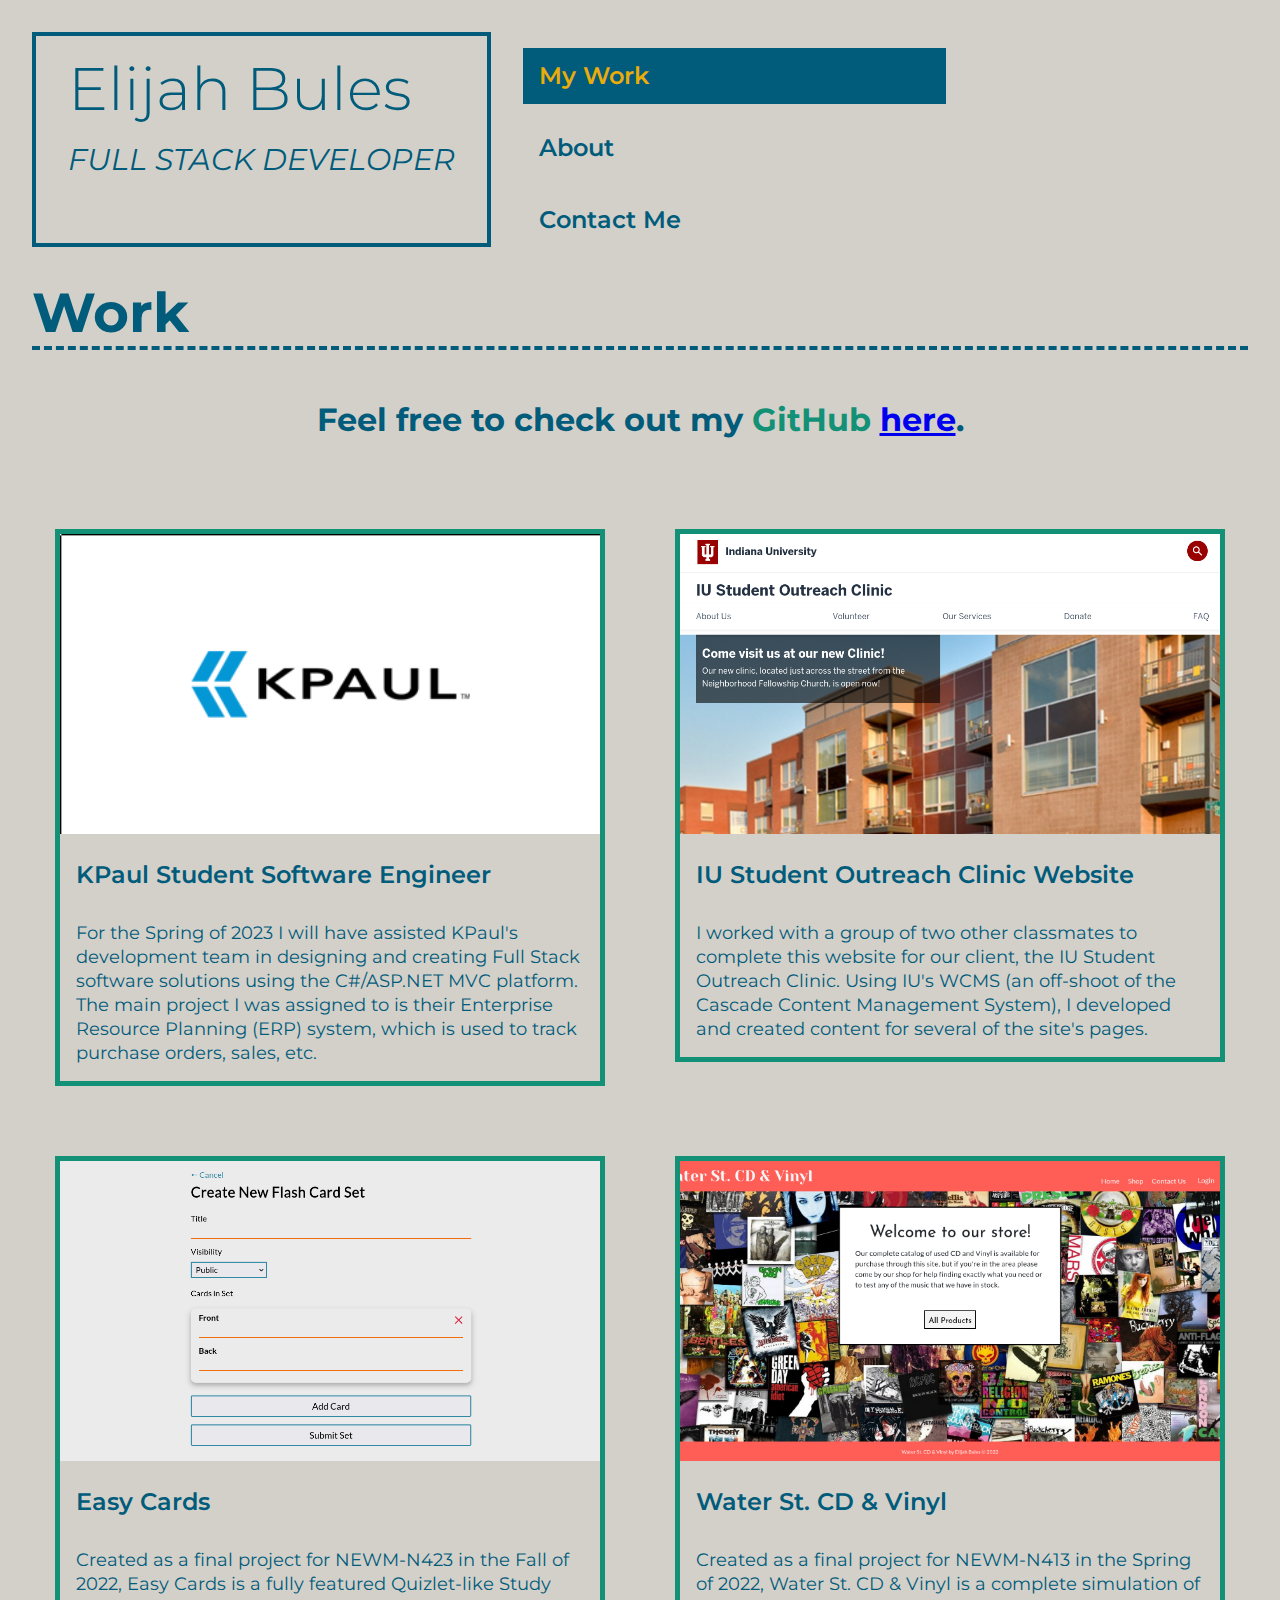
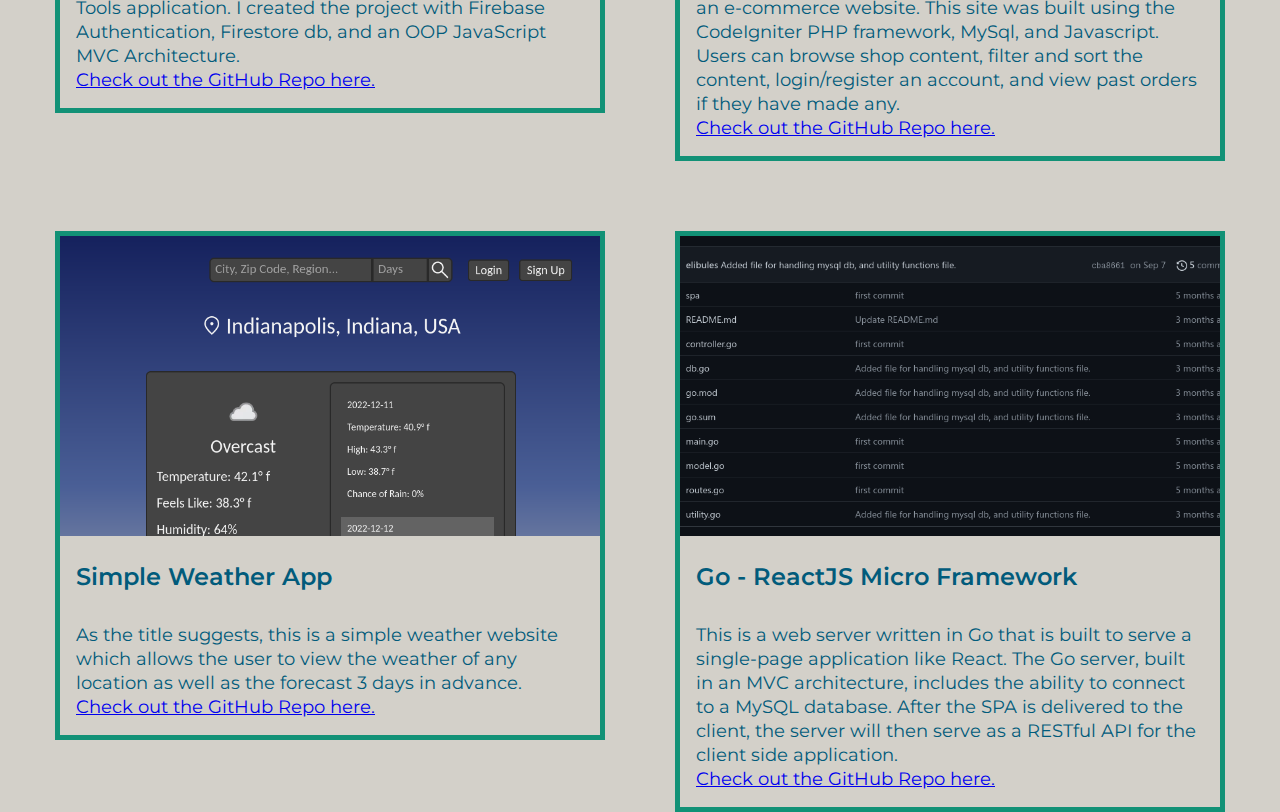
<file: index.html>
<!DOCTYPE html>
<html lang="en">
  <head>
    <meta charset="UTF-8"/>
    <meta http-equiv="X-UA-Compatible" content="IE=edge" />
    <meta name="viewport" content="width=device-width, initial-scale=1.0" />
    <title>Elijah Bules</title>
    <link rel="stylesheet" href="css/styles.css" />
    <script src="lib/jquery.min.js"></script>
    <script src="lib/particles.min.js" defer></script>
    <script src="js/main.js" defer></script>
  </head>
    <!-- <div id="particles-js"></div> -->
    <section class="wrapper">
      <header>
        <div>
          <h1>Elijah Bules</h1>
          <h2>Full Stack Developer</h2>
        </div>
        <nav>
          <a id="nav-work" href="#/work">My Work</a>
          <a id="nav-about" href="#/about">About</a>
          <a id="nav-contact" href="#/contact">Contact Me</a>
        </nav>
      </header>
      <section id="page">
        <h1 id="page-header"></h1>
        <div id="page-content"></div>
      </section>
    </section>
  </body>
</html>
</file>
<file: css/styles.css>
@font-face {
  font-family: Montserrat;
  src: url("fonts/Montserrat.ttf");
}
@font-face {
  font-family: MontserratItalic;
  src: url("fonts/Montserrat-Italic.ttf");
}
* {
  margin: 0;
  padding: 0;
  box-sizing: border-box;
  font-family: Montserrat;
}

html,
body {
  background-color: #d3d0c9;
  height: 100%;
}

h1,
h2,
h3,
h4,
h5,
h6,
p {
  margin-bottom: 16px;
  color: #015b7b;
}

section {
  height: 100vh;
  width: 100vw;
  padding: 2rem;
}

#page {
  width: 100% !important;
  padding-left: 0rem;
  padding-right: 0rem;
}
#page #page-header {
  text-transform: capitalize;
  font-size: 55px;
  border-bottom: 4px #015b7b dashed;
}

.yellow {
  color: #eaac0b;
}

.blue {
  color: #015b7b;
}

.green {
  color: #129176;
}

.red {
  color: #da3131;
}

h2 {
  font-size: 36px;
}

.wrapper header {
  display: flex;
  flex-wrap: wrap;
}
.wrapper header div {
  padding: 1rem 2rem;
  border: 4px #015b7b solid;
  width: fit-content;
}
.wrapper header div h1 {
  font-weight: 300;
  font-size: 60px;
}
.wrapper header div h2 {
  font-family: MontserratItalic;
  font-weight: 400;
  font-size: 30px;
  text-transform: uppercase;
}
.wrapper header nav {
  display: flex;
  flex-direction: column;
  justify-content: space-around;
  padding-left: 2rem;
  min-width: 300px;
  width: 100%;
  max-width: 455px;
}
.wrapper header nav a {
  display: inline-block;
  margin-top: 1rem;
  text-decoration: none;
  color: #015b7b;
  font-size: 24px;
  font-weight: 600;
  border: 3px rgba(0, 0, 0, 0) solid;
  padding: 0.65rem 1rem;
  width: 100%;
  background: linear-gradient(to right, #015b7b 50%, #d3d0c9 50%);
  border: 3px rgba(0, 0, 0, 0) solid;
  background-size: 200% 100%;
  background-position: right bottom;
  transition: all 0.4s ease-out;
  border-right: none;
  border-left: none;
}
.wrapper header nav a:hover {
  border: 3px #015b7b solid;
}
.wrapper header nav .active-link {
  background-position: left bottom;
}

@media (max-width: 1019px) {
  nav {
    padding-left: 0rem !important;
  }
}
#contact-content {
  display: flex;
  flex-direction: column;
  align-items: center;
}
#contact-content p {
  width: 100%;
  max-width: 600px;
  font-size: 24px;
  margin-top: 40px;
  margin-bottom: 0px;
}
#contact-content form {
  margin-top: 50px !important;
  display: flex;
  flex-direction: column;
  width: 100%;
  min-width: 300px;
  max-width: 600px;
}
#contact-content form label {
  font-size: 26px;
  font-weight: 700;
  margin-bottom: 15px;
}
#contact-content form input {
  border: none;
  background-color: rgba(0, 0, 0, 0);
  font-size: 26px;
  border-bottom: 4px solid #da3131;
  outline: none;
  margin-bottom: 30px;
}
#contact-content form textarea {
  padding: 0.25rem 0.5rem;
  font-size: 22px;
  border: 3px solid #da3131;
  outline: none;
  background-color: #d3d0c9;
}
#contact-content form button {
  margin-top: 30px;
  font-size: 26px;
  padding: 0.5rem;
  cursor: pointer;
  background-color: #d3d0c9;
  border: 3px solid #015b7b;
  font-weight: 600;
  background-color: #015b7b;
  border: 3px solid #015b7b;
  color: #d3d0c9;
}
#contact-content form button:active {
  color: #d3d0c9;
  background-color: #2192bb;
  border: 3px solid #2192bb;
}

#work-content {
  margin-top: 90px;
  margin-bottom: 90px;
  width: 100%;
  justify-content: center;
  display: grid;
  grid-gap: 70px;
  grid-template-columns: repeat(auto-fill, 550px);
  position: relative;
}
#work-content .work-item {
  position: relative;
  border: 5px solid #129176;
  max-width: 600px;
  min-width: 300px;
  min-height: 500px;
  max-height: fit-content;
  transition: 0.4s;
  bottom: 0px;
}
#work-content .work-item a {
  display: block;
  width: 100%;
  height: 300px;
  background-position: top;
  background-size: cover;
}
#work-content .work-item p {
  padding: 1rem;
}
#work-content .work-item p a {
  height: fit-content;
}
#work-content .work-item .work-title {
  font-size: 24px;
  font-weight: 600;
  margin-bottom: 0px;
  margin-top: 10px;
}
#work-content .work-item .work-desc {
  font-size: 18px;
  margin-bottom: 0px;
  line-height: 1.5rem;
}
#work-content .work-item:hover {
  bottom: 30px;
}

@media (max-width: 620px) {
  #work-content {
    grid-template-columns: repeat(auto-fill, 100%);
  }
  #work-content .work-item {
    height: fit-content;
    max-height: fit-content;
  }
}
#about-content {
  margin: 0 auto;
  margin-top: 50px;
  margin-bottom: 40px;
  display: flex;
  flex-wrap: wrap;
  justify-content: space-between;
  max-width: 1400px;
}
#about-content .about-text {
  width: fit-content;
}
#about-content .about-text h2 {
  width: fit-content;
}
#about-content .about-text p {
  font-size: 24px;
  font-weight: 500;
  max-width: 1000px;
}
#about-content img {
  display: block;
  height: 475px;
  padding: 1rem 1rem;
  border: 1rem solid #015b7b;
  background-color: #eaac0b;
  margin-bottom: 50px;
}
#about-content .skills {
  display: flex;
  flex-wrap: wrap;
  margin-bottom: 30px;
  font-size: 20px;
}
#about-content .skills ul {
  margin-right: 50px;
  margin-left: 15px;
  color: #015b7b;
}

@media (max-width: 430px) {
  #about-content img {
    height: 350px !important;
  }
}

/*# sourceMappingURL=styles.css.map */
</file>
